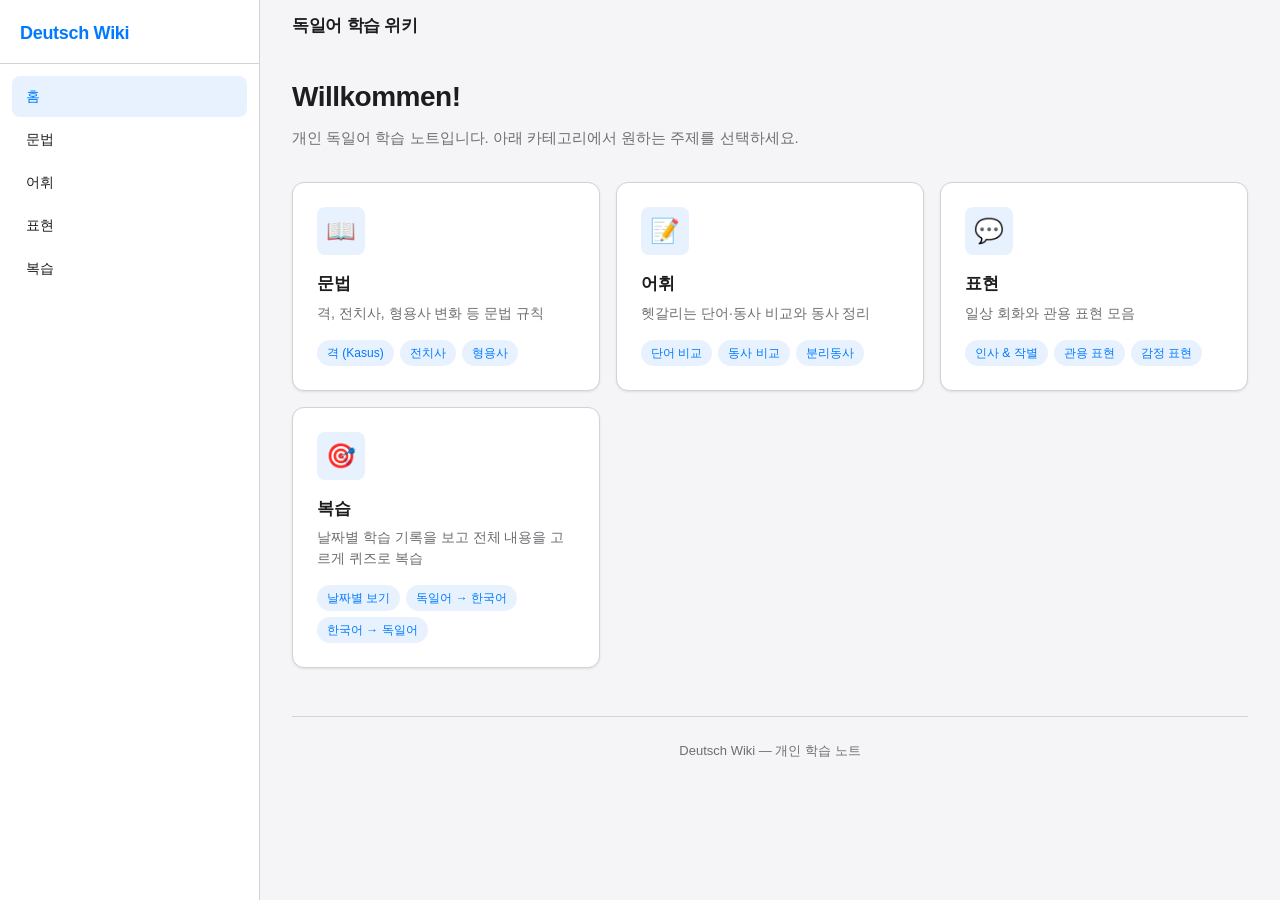
<file: index.html>
<!DOCTYPE html>
<html lang="ko">
<head>
  <meta charset="UTF-8">
  <meta name="viewport" content="width=device-width, initial-scale=1.0">
  <title>독일어 학습 위키</title>
  <link rel="stylesheet" href="style.css">
</head>
<body>
  <div class="overlay" id="overlay"></div>

  <aside class="sidebar" id="sidebar">
    <div class="sidebar-header">
      <a href="index.html" class="logo">Deutsch Wiki</a>
      <button class="sidebar-close" id="sidebarClose" aria-label="메뉴 닫기">
        <svg width="20" height="20" viewBox="0 0 20 20" fill="none">
          <path d="M5 5l10 10M15 5L5 15" stroke="currentColor" stroke-width="1.5" stroke-linecap="round"/>
        </svg>
      </button>
    </div>
    <nav class="sidebar-nav">
      <a href="index.html" class="nav-link">홈</a>
      <a href="pages/grammar.html" class="nav-link">문법</a>
      <a href="pages/vocab.html" class="nav-link">어휘</a>
      <a href="pages/expressions.html" class="nav-link">표현</a>
      <a href="pages/review.html" class="nav-link">복습</a>
    </nav>
  </aside>

  <main class="main main--home">
    <header class="topbar">
      <button class="menu-btn" id="menuBtn" aria-label="메뉴 열기">
        <svg width="20" height="20" viewBox="0 0 20 20" fill="none">
          <path d="M3 5h14M3 10h14M3 15h14" stroke="currentColor" stroke-width="1.5" stroke-linecap="round"/>
        </svg>
      </button>
      <h2 class="page-title">독일어 학습 위키</h2>
    </header>

    <section class="home-hero">
      <h3 class="home-title">Willkommen!</h3>
      <p class="home-desc">개인 독일어 학습 노트입니다. 아래 카테고리에서 원하는 주제를 선택하세요.</p>
    </section>

    <nav class="home-grid">
      <a href="pages/grammar.html" class="home-card">
        <span class="home-card-icon">📖</span>
        <h4 class="home-card-title">문법</h4>
        <p class="home-card-desc">격, 전치사, 형용사 변화 등 문법 규칙</p>
        <ul class="home-card-topics">
          <li>격 (Kasus)</li>
          <li>전치사</li>
          <li>형용사</li>
        </ul>
      </a>

      <a href="pages/vocab.html" class="home-card">
        <span class="home-card-icon">📝</span>
        <h4 class="home-card-title">어휘</h4>
        <p class="home-card-desc">헷갈리는 단어·동사 비교와 동사 정리</p>
        <ul class="home-card-topics">
          <li>단어 비교</li>
          <li>동사 비교</li>
          <li>분리동사</li>
        </ul>
      </a>

      <a href="pages/expressions.html" class="home-card">
        <span class="home-card-icon">💬</span>
        <h4 class="home-card-title">표현</h4>
        <p class="home-card-desc">일상 회화와 관용 표현 모음</p>
        <ul class="home-card-topics">
          <li>인사 &amp; 작별</li>
          <li>관용 표현</li>
          <li>감정 표현</li>
        </ul>
      </a>

      <a href="pages/review.html" class="home-card">
        <span class="home-card-icon">🎯</span>
        <h4 class="home-card-title">복습</h4>
        <p class="home-card-desc">날짜별 학습 기록을 보고 전체 내용을 고르게 퀴즈로 복습</p>
        <ul class="home-card-topics">
          <li>날짜별 보기</li>
          <li>독일어 → 한국어</li>
          <li>한국어 → 독일어</li>
        </ul>
      </a>
    </nav>

    <footer class="footer">
      <p>Deutsch Wiki — 개인 학습 노트</p>
    </footer>
  </main>

  <script src="script.js"></script>
</body>
</html>
</file>
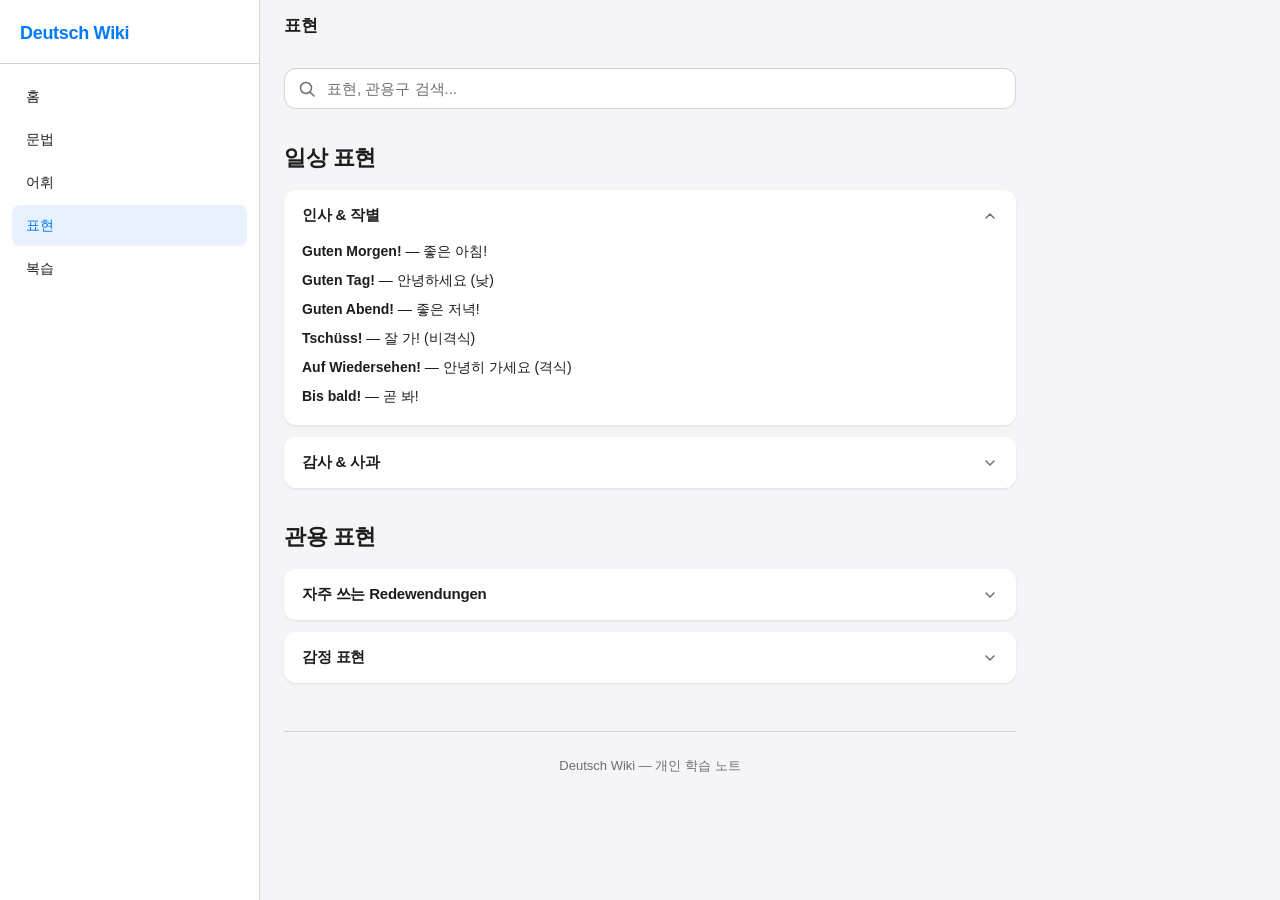
<file: pages/expressions.html>
<!DOCTYPE html>
<html lang="ko">
<head>
  <meta charset="UTF-8">
  <meta name="viewport" content="width=device-width, initial-scale=1.0">
  <title>표현 — Deutsch Wiki</title>
  <link rel="stylesheet" href="../style.css">
</head>
<body>
  <div class="overlay" id="overlay"></div>

  <aside class="sidebar" id="sidebar">
    <div class="sidebar-header">
      <a href="../index.html" class="logo">Deutsch Wiki</a>
      <button class="sidebar-close" id="sidebarClose" aria-label="메뉴 닫기">
        <svg width="20" height="20" viewBox="0 0 20 20" fill="none">
          <path d="M5 5l10 10M15 5L5 15" stroke="currentColor" stroke-width="1.5" stroke-linecap="round"/>
        </svg>
      </button>
    </div>
    <nav class="sidebar-nav">
      <a href="../index.html" class="nav-link">홈</a>
      <a href="grammar.html" class="nav-link">문법</a>
      <a href="vocab.html" class="nav-link">어휘</a>
      <a href="expressions.html" class="nav-link">표현</a>
      <a href="review.html" class="nav-link">복습</a>
    </nav>
  </aside>

  <main class="main">
    <header class="topbar">
      <button class="menu-btn" id="menuBtn" aria-label="메뉴 열기">
        <svg width="20" height="20" viewBox="0 0 20 20" fill="none">
          <path d="M3 5h14M3 10h14M3 15h14" stroke="currentColor" stroke-width="1.5" stroke-linecap="round"/>
        </svg>
      </button>
      <h2 class="page-title">표현</h2>
    </header>

    <div class="search-bar">
      <svg class="search-icon" width="18" height="18" viewBox="0 0 18 18" fill="none">
        <circle cx="8" cy="8" r="5.5" stroke="currentColor" stroke-width="1.5"/>
        <path d="M12.5 12.5L16 16" stroke="currentColor" stroke-width="1.5" stroke-linecap="round"/>
      </svg>
      <input type="search" id="searchInput" placeholder="표현, 관용구 검색..." autocomplete="off">
      <button class="search-clear" id="searchClear" aria-label="검색 지우기" hidden>
        <svg width="16" height="16" viewBox="0 0 16 16" fill="none">
          <circle cx="8" cy="8" r="7" fill="currentColor" opacity="0.15"/>
          <path d="M6 6l4 4M10 6l-4 4" stroke="currentColor" stroke-width="1.2" stroke-linecap="round"/>
        </svg>
      </button>
    </div>

    <p class="search-result" id="searchResult" hidden></p>

    <section class="section" id="alltag">
      <h3 class="section-title">일상 표현</h3>

      <article class="card" data-searchable>
        <button class="card-header" aria-expanded="true">
          <span class="card-title">인사 &amp; 작별</span>
          <svg class="chevron" width="16" height="16" viewBox="0 0 16 16" fill="none">
            <path d="M4 6l4 4 4-4" stroke="currentColor" stroke-width="1.5" stroke-linecap="round" stroke-linejoin="round"/>
          </svg>
        </button>
        <div class="card-body">
          <ul class="verb-list">
            <li><strong>Guten Morgen!</strong> — 좋은 아침!</li>
            <li><strong>Guten Tag!</strong> — 안녕하세요 (낮)</li>
            <li><strong>Guten Abend!</strong> — 좋은 저녁!</li>
            <li><strong>Tschüss!</strong> — 잘 가! (비격식)</li>
            <li><strong>Auf Wiedersehen!</strong> — 안녕히 가세요 (격식)</li>
            <li><strong>Bis bald!</strong> — 곧 봐!</li>
          </ul>
        </div>
      </article>

      <article class="card" data-searchable>
        <button class="card-header" aria-expanded="false">
          <span class="card-title">감사 &amp; 사과</span>
          <svg class="chevron" width="16" height="16" viewBox="0 0 16 16" fill="none">
            <path d="M4 6l4 4 4-4" stroke="currentColor" stroke-width="1.5" stroke-linecap="round" stroke-linejoin="round"/>
          </svg>
        </button>
        <div class="card-body" hidden>
          <ul class="verb-list">
            <li><strong>Danke!</strong> / <strong>Vielen Dank!</strong> — 감사합니다</li>
            <li><strong>Bitte!</strong> — 천만에요 / 부탁합니다</li>
            <li><strong>Entschuldigung!</strong> — 실례합니다 / 죄송합니다</li>
            <li><strong>Es tut mir leid.</strong> — 정말 죄송합니다</li>
            <li><strong>Kein Problem!</strong> — 문제없어요</li>
          </ul>
        </div>
      </article>
    </section>

    <section class="section" id="redewendungen">
      <h3 class="section-title">관용 표현</h3>

      <article class="card" data-searchable>
        <button class="card-header" aria-expanded="false">
          <span class="card-title">자주 쓰는 Redewendungen</span>
          <svg class="chevron" width="16" height="16" viewBox="0 0 16 16" fill="none">
            <path d="M4 6l4 4 4-4" stroke="currentColor" stroke-width="1.5" stroke-linecap="round" stroke-linejoin="round"/>
          </svg>
        </button>
        <div class="card-body" hidden>
          <ul class="verb-list">
            <li><strong>Alles klar!</strong> — 알겠어! / 문제없어!
              <em>Alles klar, wir treffen uns um 8.</em>
            </li>
            <li><strong>Stimmt's?</strong> — 그렇지? / 맞지?
              <em>Es ist kalt heute, stimmt's?</em>
            </li>
            <li><strong>Mal sehen.</strong> — 어디 보자 / 글쎄
              <em>Mal sehen, ob er kommt.</em>
            </li>
            <li><strong>Na und?</strong> — 그래서? / 어쩌라고?
              <em>Er ist spät. — Na und?</em>
            </li>
            <li><strong>Da bin ich mir nicht sicher.</strong> — 잘 모르겠어
              <em>Da bin ich mir nicht sicher.</em>
            </li>
          </ul>
        </div>
      </article>

      <article class="card" data-searchable>
        <button class="card-header" aria-expanded="false">
          <span class="card-title">감정 표현</span>
          <svg class="chevron" width="16" height="16" viewBox="0 0 16 16" fill="none">
            <path d="M4 6l4 4 4-4" stroke="currentColor" stroke-width="1.5" stroke-linecap="round" stroke-linejoin="round"/>
          </svg>
        </button>
        <div class="card-body" hidden>
          <ul class="verb-list">
            <li><strong>Das freut mich!</strong> — 기뻐요!</li>
            <li><strong>Das ärgert mich.</strong> — 짜증 나요</li>
            <li><strong>Ich habe Angst.</strong> — 무서워요</li>
            <li><strong>Mir ist kalt/warm.</strong> — 춥/더워요 (<span class="tag tag-dat">Dativ</span>)</li>
            <li><strong>Mir ist langweilig.</strong> — 심심해요 (<span class="tag tag-dat">Dativ</span>)</li>
          </ul>
        </div>
      </article>
    </section>

    <footer class="footer">
      <p>Deutsch Wiki — 개인 학습 노트</p>
    </footer>
  </main>

  <script src="../script.js"></script>
</body>
</html>
</file>
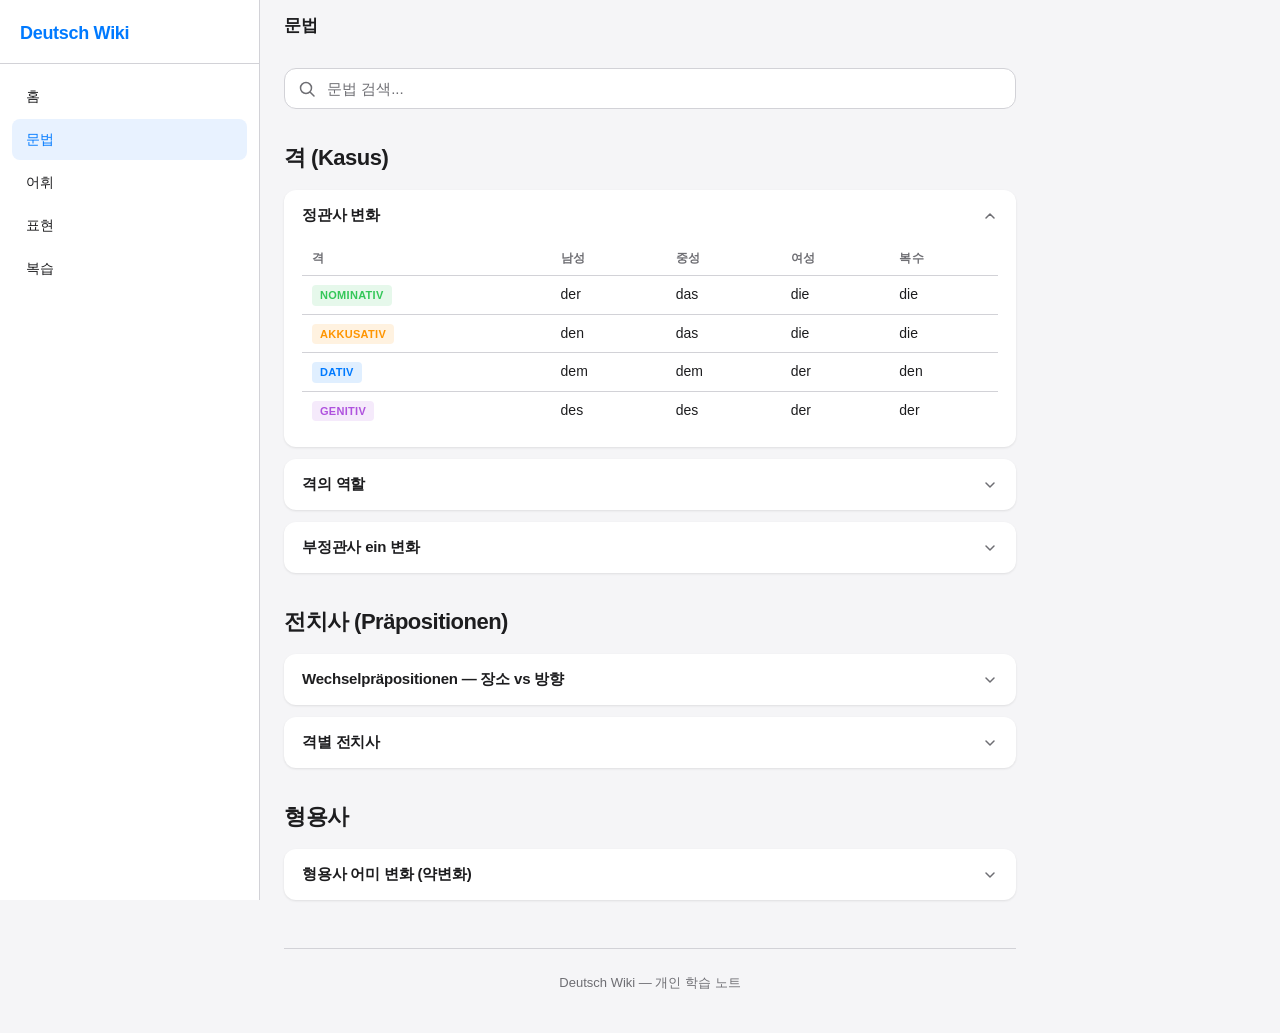
<file: pages/grammar.html>
<!DOCTYPE html>
<html lang="ko">
<head>
  <meta charset="UTF-8">
  <meta name="viewport" content="width=device-width, initial-scale=1.0">
  <title>문법 — Deutsch Wiki</title>
  <link rel="stylesheet" href="../style.css">
</head>
<body>
  <div class="overlay" id="overlay"></div>

  <aside class="sidebar" id="sidebar">
    <div class="sidebar-header">
      <a href="../index.html" class="logo">Deutsch Wiki</a>
      <button class="sidebar-close" id="sidebarClose" aria-label="메뉴 닫기">
        <svg width="20" height="20" viewBox="0 0 20 20" fill="none">
          <path d="M5 5l10 10M15 5L5 15" stroke="currentColor" stroke-width="1.5" stroke-linecap="round"/>
        </svg>
      </button>
    </div>
    <nav class="sidebar-nav">
      <a href="../index.html" class="nav-link">홈</a>
      <a href="grammar.html" class="nav-link">문법</a>
      <a href="vocab.html" class="nav-link">어휘</a>
      <a href="expressions.html" class="nav-link">표현</a>
      <a href="review.html" class="nav-link">복습</a>
    </nav>
  </aside>

  <main class="main">
    <header class="topbar">
      <button class="menu-btn" id="menuBtn" aria-label="메뉴 열기">
        <svg width="20" height="20" viewBox="0 0 20 20" fill="none">
          <path d="M3 5h14M3 10h14M3 15h14" stroke="currentColor" stroke-width="1.5" stroke-linecap="round"/>
        </svg>
      </button>
      <h2 class="page-title">문법</h2>
    </header>

    <div class="search-bar">
      <svg class="search-icon" width="18" height="18" viewBox="0 0 18 18" fill="none">
        <circle cx="8" cy="8" r="5.5" stroke="currentColor" stroke-width="1.5"/>
        <path d="M12.5 12.5L16 16" stroke="currentColor" stroke-width="1.5" stroke-linecap="round"/>
      </svg>
      <input type="search" id="searchInput" placeholder="문법 검색..." autocomplete="off">
      <button class="search-clear" id="searchClear" aria-label="검색 지우기" hidden>
        <svg width="16" height="16" viewBox="0 0 16 16" fill="none">
          <circle cx="8" cy="8" r="7" fill="currentColor" opacity="0.15"/>
          <path d="M6 6l4 4M10 6l-4 4" stroke="currentColor" stroke-width="1.2" stroke-linecap="round"/>
        </svg>
      </button>
    </div>

    <p class="search-result" id="searchResult" hidden></p>

    <section class="section" id="artikel">
      <h3 class="section-title">격 (Kasus)</h3>

      <article class="card" data-searchable>
        <button class="card-header" aria-expanded="true">
          <span class="card-title">정관사 변화</span>
          <svg class="chevron" width="16" height="16" viewBox="0 0 16 16" fill="none">
            <path d="M4 6l4 4 4-4" stroke="currentColor" stroke-width="1.5" stroke-linecap="round" stroke-linejoin="round"/>
          </svg>
        </button>
        <div class="card-body">
          <table class="grammar-table">
            <thead>
              <tr>
                <th>격</th>
                <th>남성</th>
                <th>중성</th>
                <th>여성</th>
                <th>복수</th>
              </tr>
            </thead>
            <tbody>
              <tr>
                <td><span class="tag tag-nom">Nominativ</span></td>
                <td>der</td><td>das</td><td>die</td><td>die</td>
              </tr>
              <tr>
                <td><span class="tag tag-akk">Akkusativ</span></td>
                <td>den</td><td>das</td><td>die</td><td>die</td>
              </tr>
              <tr>
                <td><span class="tag tag-dat">Dativ</span></td>
                <td>dem</td><td>dem</td><td>der</td><td>den</td>
              </tr>
              <tr>
                <td><span class="tag tag-gen">Genitiv</span></td>
                <td>des</td><td>des</td><td>der</td><td>der</td>
              </tr>
            </tbody>
          </table>
        </div>
      </article>

      <article class="card" data-searchable>
        <button class="card-header" aria-expanded="false">
          <span class="card-title">격의 역할</span>
          <svg class="chevron" width="16" height="16" viewBox="0 0 16 16" fill="none">
            <path d="M4 6l4 4 4-4" stroke="currentColor" stroke-width="1.5" stroke-linecap="round" stroke-linejoin="round"/>
          </svg>
        </button>
        <div class="card-body" hidden>
          <ul class="case-list">
            <li>
              <span class="tag tag-nom">Nominativ</span>
              <span>주격 — 문장의 주어</span>
              <em class="example">Der Mann liest.</em>
            </li>
            <li>
              <span class="tag tag-akk">Akkusativ</span>
              <span>목적격 — 직접목적어 (누구/무엇을)</span>
              <em class="example">Ich sehe den Mann.</em>
            </li>
            <li>
              <span class="tag tag-dat">Dativ</span>
              <span>여격 — 간접목적어 (누구에게)</span>
              <em class="example">Ich gebe dem Mann ein Buch.</em>
            </li>
            <li>
              <span class="tag tag-gen">Genitiv</span>
              <span>소유격 — 소유 관계 (~의)</span>
              <em class="example">Das Auto des Mannes.</em>
            </li>
          </ul>
        </div>
      </article>

      <article class="card" data-searchable>
        <button class="card-header" aria-expanded="false">
          <span class="card-title">부정관사 ein 변화</span>
          <svg class="chevron" width="16" height="16" viewBox="0 0 16 16" fill="none">
            <path d="M4 6l4 4 4-4" stroke="currentColor" stroke-width="1.5" stroke-linecap="round" stroke-linejoin="round"/>
          </svg>
        </button>
        <div class="card-body" hidden>
          <table class="grammar-table">
            <thead>
              <tr>
                <th>격</th>
                <th>남성</th>
                <th>중성</th>
                <th>여성</th>
                <th>복수</th>
              </tr>
            </thead>
            <tbody>
              <tr>
                <td><span class="tag tag-nom">Nominativ</span></td>
                <td>ein</td><td>ein</td><td>eine</td><td>—</td>
              </tr>
              <tr>
                <td><span class="tag tag-akk">Akkusativ</span></td>
                <td>einen</td><td>ein</td><td>eine</td><td>—</td>
              </tr>
              <tr>
                <td><span class="tag tag-dat">Dativ</span></td>
                <td>einem</td><td>einem</td><td>einer</td><td>—</td>
              </tr>
              <tr>
                <td><span class="tag tag-gen">Genitiv</span></td>
                <td>eines</td><td>eines</td><td>einer</td><td>—</td>
              </tr>
            </tbody>
          </table>
        </div>
      </article>
    </section>

    <section class="section" id="praepositionen">
      <h3 class="section-title">전치사 (Präpositionen)</h3>

      <article class="card" data-searchable>
        <button class="card-header" aria-expanded="false">
          <span class="card-title">Wechselpräpositionen — 장소 vs 방향</span>
          <svg class="chevron" width="16" height="16" viewBox="0 0 16 16" fill="none">
            <path d="M4 6l4 4 4-4" stroke="currentColor" stroke-width="1.5" stroke-linecap="round" stroke-linejoin="round"/>
          </svg>
        </button>
        <div class="card-body" hidden>
          <p class="card-desc">in, an, auf, über, unter, vor, hinter, neben, zwischen</p>
          <div class="compare-grid">
            <div class="compare-item">
              <span class="tag tag-dat">Dativ</span>
              <strong>장소 (Wo?)</strong>
              <em class="example">Ich bin in der Schule.</em>
            </div>
            <div class="compare-item">
              <span class="tag tag-akk">Akkusativ</span>
              <strong>방향 (Wohin?)</strong>
              <em class="example">Ich gehe in die Schule.</em>
            </div>
          </div>
        </div>
      </article>

      <article class="card" data-searchable>
        <button class="card-header" aria-expanded="false">
          <span class="card-title">격별 전치사</span>
          <svg class="chevron" width="16" height="16" viewBox="0 0 16 16" fill="none">
            <path d="M4 6l4 4 4-4" stroke="currentColor" stroke-width="1.5" stroke-linecap="round" stroke-linejoin="round"/>
          </svg>
        </button>
        <div class="card-body" hidden>
          <ul class="case-list">
            <li>
              <span class="tag tag-akk">Akkusativ</span>
              <span>durch, für, gegen, ohne, um</span>
              <em class="example">Ich kaufe ein Geschenk für dich.</em>
            </li>
            <li>
              <span class="tag tag-dat">Dativ</span>
              <span>aus, bei, mit, nach, von, zu, seit</span>
              <em class="example">Ich fahre mit dem Bus.</em>
            </li>
            <li>
              <span class="tag tag-gen">Genitiv</span>
              <span>während, trotz, wegen, innerhalb, außerhalb</span>
              <em class="example">Wegen des Regens bleiben wir zu Hause.</em>
            </li>
          </ul>
        </div>
      </article>
    </section>

    <section class="section" id="adjektive">
      <h3 class="section-title">형용사</h3>

      <article class="card" data-searchable>
        <button class="card-header" aria-expanded="false">
          <span class="card-title">형용사 어미 변화 (약변화)</span>
          <svg class="chevron" width="16" height="16" viewBox="0 0 16 16" fill="none">
            <path d="M4 6l4 4 4-4" stroke="currentColor" stroke-width="1.5" stroke-linecap="round" stroke-linejoin="round"/>
          </svg>
        </button>
        <div class="card-body" hidden>
          <p class="card-desc">정관사 뒤 형용사 — 격에 따라 어미만 변화</p>
          <table class="grammar-table">
            <thead>
              <tr>
                <th>격</th>
                <th>남성</th>
                <th>중성</th>
                <th>여성</th>
                <th>복수</th>
              </tr>
            </thead>
            <tbody>
              <tr>
                <td><span class="tag tag-nom">Nominativ</span></td>
                <td>-e</td><td>-e</td><td>-e</td><td>-en</td>
              </tr>
              <tr>
                <td><span class="tag tag-akk">Akkusativ</span></td>
                <td>-en</td><td>-e</td><td>-e</td><td>-en</td>
              </tr>
              <tr>
                <td><span class="tag tag-dat">Dativ</span></td>
                <td>-en</td><td>-en</td><td>-en</td><td>-en</td>
              </tr>
              <tr>
                <td><span class="tag tag-gen">Genitiv</span></td>
                <td>-en</td><td>-en</td><td>-en</td><td>-en</td>
              </tr>
            </tbody>
          </table>
          <em class="example">der groß<strong>e</strong> Mann → den groß<strong>en</strong> Mann</em>
        </div>
      </article>
    </section>

    <footer class="footer">
      <p>Deutsch Wiki — 개인 학습 노트</p>
    </footer>
  </main>

  <script src="../script.js"></script>
</body>
</html>
</file>
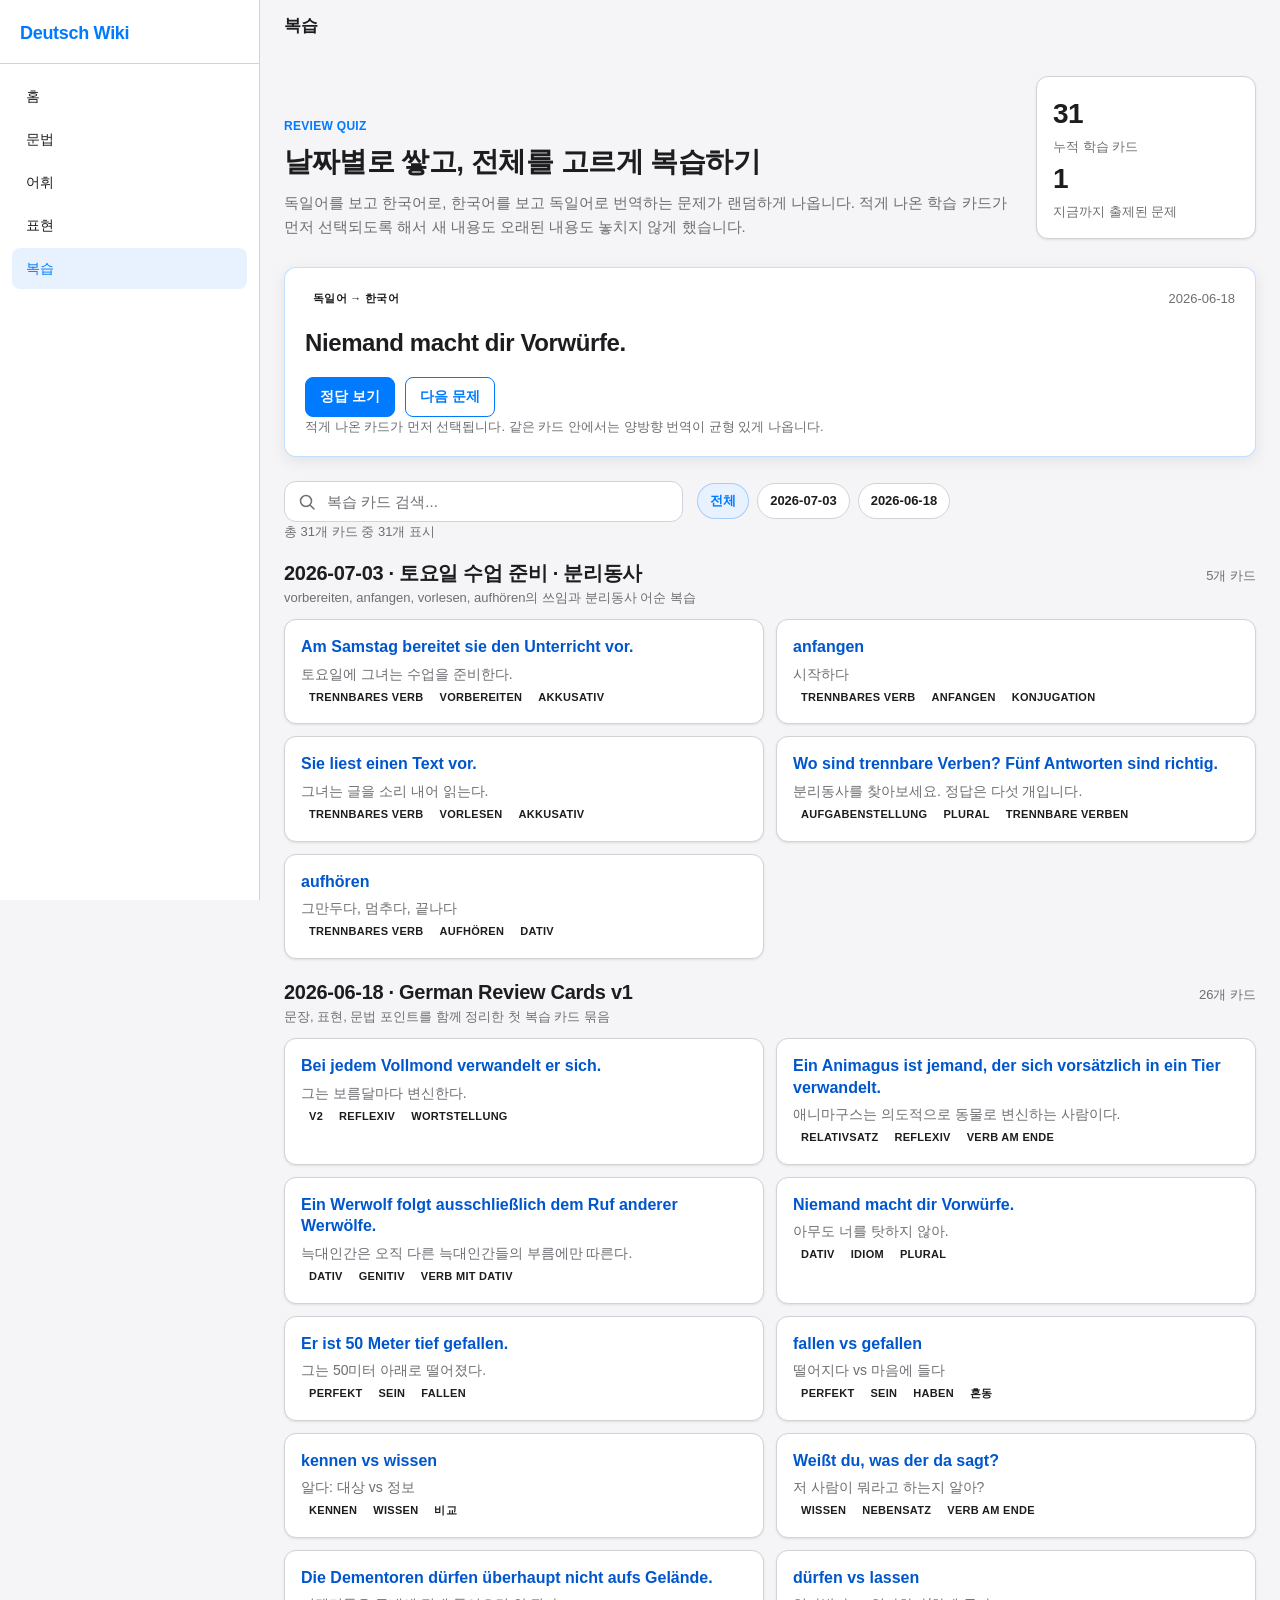
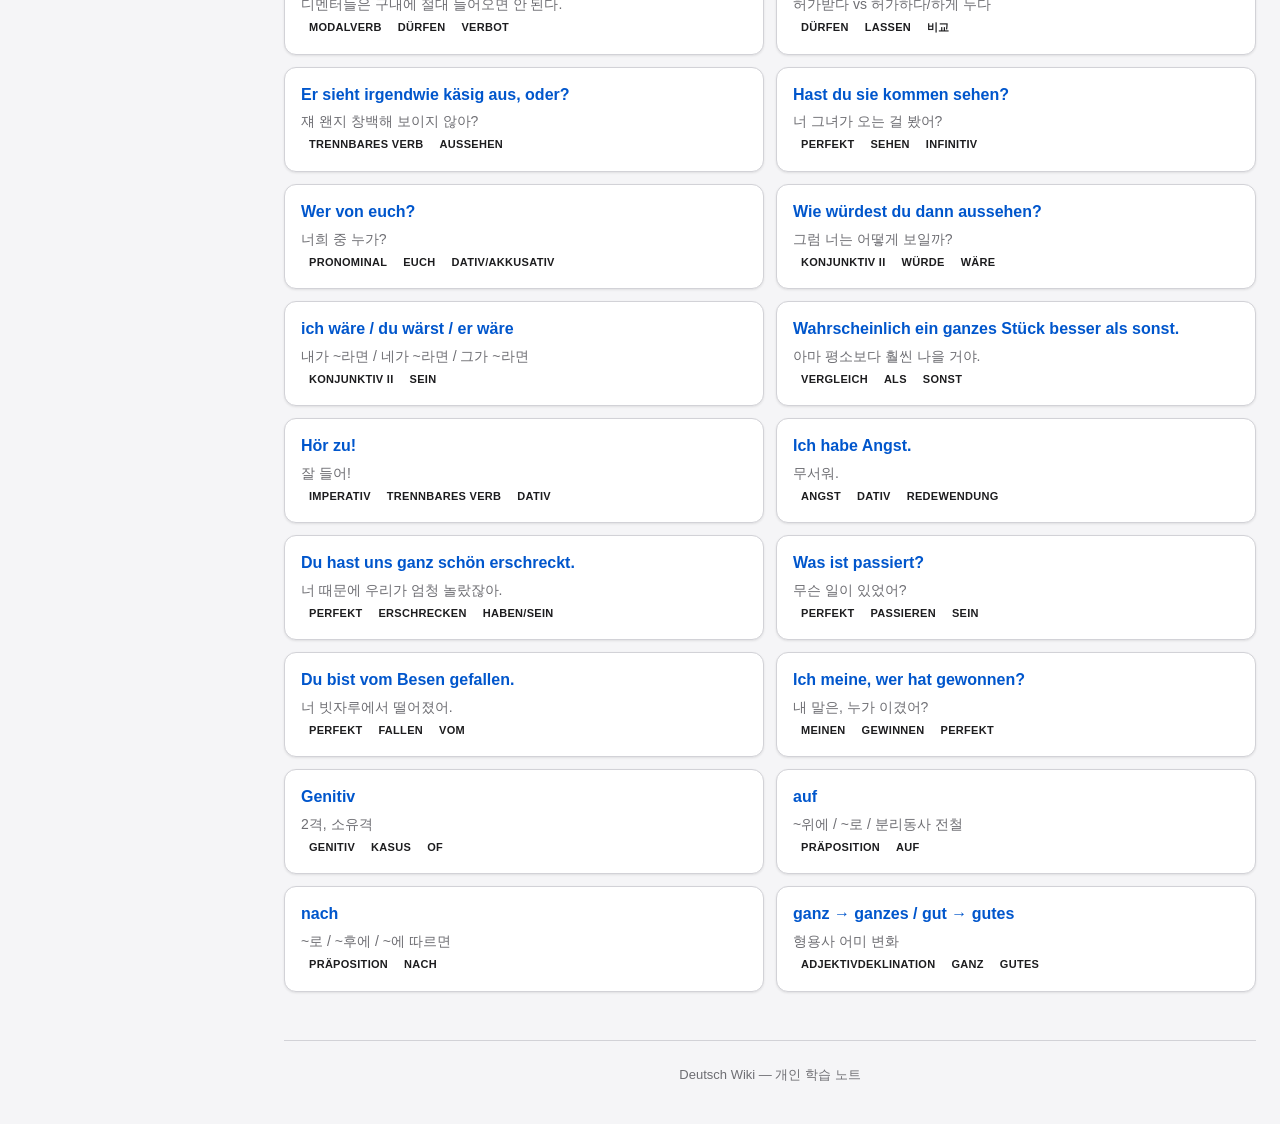
<file: pages/review.html>
<!DOCTYPE html>
<html lang="ko">
<head>
  <meta charset="UTF-8">
  <meta name="viewport" content="width=device-width, initial-scale=1.0">
  <title>복습 — Deutsch Wiki</title>
  <link rel="stylesheet" href="../style.css">
</head>
<body>
  <div class="overlay" id="overlay"></div>

  <aside class="sidebar" id="sidebar">
    <div class="sidebar-header">
      <a href="../index.html" class="logo">Deutsch Wiki</a>
      <button class="sidebar-close" id="sidebarClose" aria-label="메뉴 닫기">
        <svg width="20" height="20" viewBox="0 0 20 20" fill="none">
          <path d="M5 5l10 10M15 5L5 15" stroke="currentColor" stroke-width="1.5" stroke-linecap="round"/>
        </svg>
      </button>
    </div>
    <nav class="sidebar-nav">
      <a href="../index.html" class="nav-link">홈</a>
      <a href="grammar.html" class="nav-link">문법</a>
      <a href="vocab.html" class="nav-link">어휘</a>
      <a href="expressions.html" class="nav-link">표현</a>
      <a href="review.html" class="nav-link">복습</a>
    </nav>
  </aside>

  <main class="main main--review">
    <header class="topbar">
      <button class="menu-btn" id="menuBtn" aria-label="메뉴 열기">
        <svg width="20" height="20" viewBox="0 0 20 20" fill="none">
          <path d="M3 5h14M3 10h14M3 15h14" stroke="currentColor" stroke-width="1.5" stroke-linecap="round"/>
        </svg>
      </button>
      <h2 class="page-title">복습</h2>
    </header>

    <section class="review-hero">
      <div>
        <p class="review-eyebrow">Review Quiz</p>
        <h3 class="home-title">날짜별로 쌓고, 전체를 고르게 복습하기</h3>
        <p class="home-desc">독일어를 보고 한국어로, 한국어를 보고 독일어로 번역하는 문제가 랜덤하게 나옵니다. 적게 나온 학습 카드가 먼저 선택되도록 해서 새 내용도 오래된 내용도 놓치지 않게 했습니다.</p>
      </div>
      <div class="review-stats" id="reviewStats"></div>
    </section>

    <section class="quiz-panel" id="quizPanel">
      <div class="quiz-topline">
        <span class="tag" id="quizDirection">Quiz</span>
        <span class="quiz-date" id="quizDate"></span>
      </div>
      <p class="quiz-prompt" id="quizPrompt">복습 데이터를 불러오는 중입니다.</p>
      <div class="quiz-answer" id="quizAnswer" hidden></div>
      <div class="quiz-actions">
        <button class="primary-btn" id="showAnswerBtn" type="button">정답 보기</button>
        <button class="secondary-btn" id="nextQuizBtn" type="button">다음 문제</button>
      </div>
      <p class="quiz-help" id="quizHelp"></p>
    </section>

    <section class="review-tools">
      <div class="search-bar review-search">
        <svg class="search-icon" width="18" height="18" viewBox="0 0 18 18" fill="none">
          <circle cx="8" cy="8" r="5.5" stroke="currentColor" stroke-width="1.5"/>
          <path d="M12.5 12.5L16 16" stroke="currentColor" stroke-width="1.5" stroke-linecap="round"/>
        </svg>
        <input type="search" id="reviewSearch" placeholder="복습 카드 검색..." autocomplete="off">
      </div>
      <div class="date-tabs" id="dateTabs"></div>
    </section>

    <p class="search-result" id="reviewResult"></p>
    <section class="review-list" id="reviewList"></section>

    <footer class="footer">
      <p>Deutsch Wiki — 개인 학습 노트</p>
    </footer>
  </main>

  <script src="../data/review-data.js"></script>
  <script src="../script.js"></script>
</body>
</html>
</file>
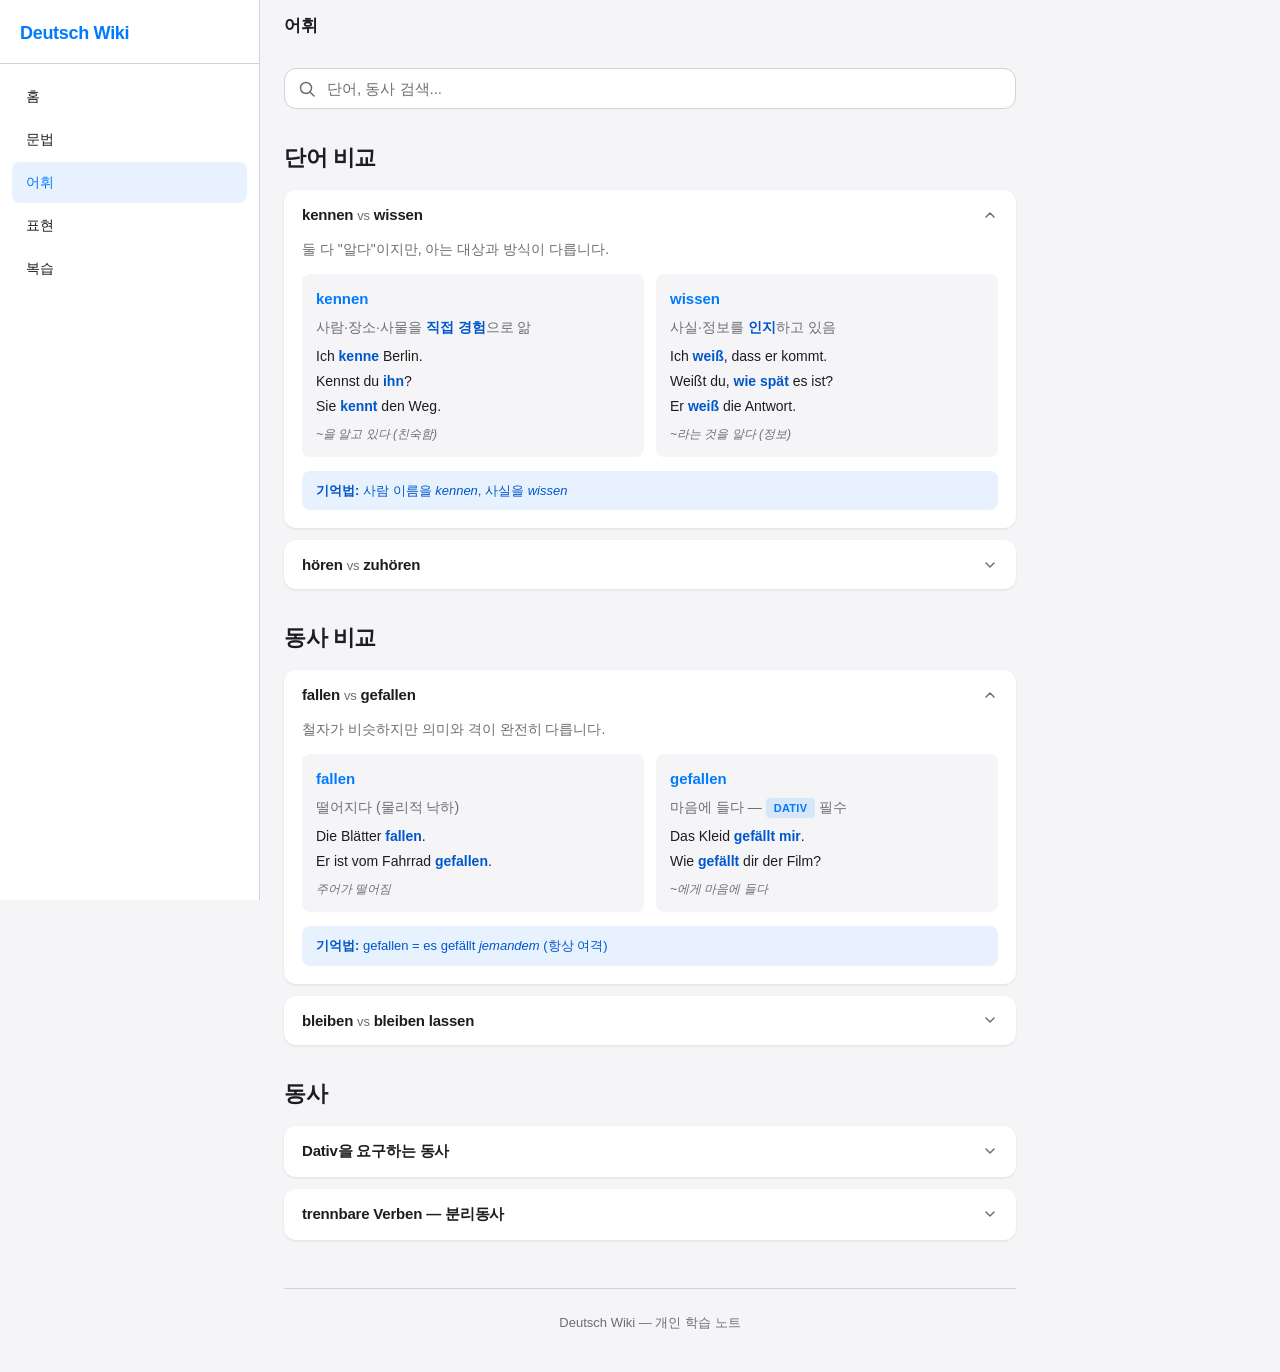
<file: pages/vocab.html>
<!DOCTYPE html>
<html lang="ko">
<head>
  <meta charset="UTF-8">
  <meta name="viewport" content="width=device-width, initial-scale=1.0">
  <title>어휘 — Deutsch Wiki</title>
  <link rel="stylesheet" href="../style.css">
</head>
<body>
  <div class="overlay" id="overlay"></div>

  <aside class="sidebar" id="sidebar">
    <div class="sidebar-header">
      <a href="../index.html" class="logo">Deutsch Wiki</a>
      <button class="sidebar-close" id="sidebarClose" aria-label="메뉴 닫기">
        <svg width="20" height="20" viewBox="0 0 20 20" fill="none">
          <path d="M5 5l10 10M15 5L5 15" stroke="currentColor" stroke-width="1.5" stroke-linecap="round"/>
        </svg>
      </button>
    </div>
    <nav class="sidebar-nav">
      <a href="../index.html" class="nav-link">홈</a>
      <a href="grammar.html" class="nav-link">문법</a>
      <a href="vocab.html" class="nav-link">어휘</a>
      <a href="expressions.html" class="nav-link">표현</a>
      <a href="review.html" class="nav-link">복습</a>
    </nav>
  </aside>

  <main class="main">
    <header class="topbar">
      <button class="menu-btn" id="menuBtn" aria-label="메뉴 열기">
        <svg width="20" height="20" viewBox="0 0 20 20" fill="none">
          <path d="M3 5h14M3 10h14M3 15h14" stroke="currentColor" stroke-width="1.5" stroke-linecap="round"/>
        </svg>
      </button>
      <h2 class="page-title">어휘</h2>
    </header>

    <div class="search-bar">
      <svg class="search-icon" width="18" height="18" viewBox="0 0 18 18" fill="none">
        <circle cx="8" cy="8" r="5.5" stroke="currentColor" stroke-width="1.5"/>
        <path d="M12.5 12.5L16 16" stroke="currentColor" stroke-width="1.5" stroke-linecap="round"/>
      </svg>
      <input type="search" id="searchInput" placeholder="단어, 동사 검색..." autocomplete="off">
      <button class="search-clear" id="searchClear" aria-label="검색 지우기" hidden>
        <svg width="16" height="16" viewBox="0 0 16 16" fill="none">
          <circle cx="8" cy="8" r="7" fill="currentColor" opacity="0.15"/>
          <path d="M6 6l4 4M10 6l-4 4" stroke="currentColor" stroke-width="1.2" stroke-linecap="round"/>
        </svg>
      </button>
    </div>

    <p class="search-result" id="searchResult" hidden></p>

    <section class="section" id="vergleich-woerter">
      <h3 class="section-title">단어 비교</h3>

      <article class="card card-compare" data-searchable>
        <button class="card-header" aria-expanded="true">
          <span class="card-title">kennen <span class="vs">vs</span> wissen</span>
          <svg class="chevron" width="16" height="16" viewBox="0 0 16 16" fill="none">
            <path d="M4 6l4 4 4-4" stroke="currentColor" stroke-width="1.5" stroke-linecap="round" stroke-linejoin="round"/>
          </svg>
        </button>
        <div class="card-body">
          <p class="card-desc">둘 다 "알다"이지만, 아는 대상과 방식이 다릅니다.</p>
          <div class="compare-grid">
            <div class="compare-item compare-left">
              <h4>kennen</h4>
              <p>사람·장소·사물을 <strong>직접 경험</strong>으로 앎</p>
              <ul>
                <li>Ich <strong>kenne</strong> Berlin.</li>
                <li>Kennst du <strong>ihn</strong>?</li>
                <li>Sie <strong>kennt</strong> den Weg.</li>
              </ul>
              <span class="hint">~을 알고 있다 (친숙함)</span>
            </div>
            <div class="compare-item compare-right">
              <h4>wissen</h4>
              <p>사실·정보를 <strong>인지</strong>하고 있음</p>
              <ul>
                <li>Ich <strong>weiß</strong>, dass er kommt.</li>
                <li>Weißt du, <strong>wie spät</strong> es ist?</li>
                <li>Er <strong>weiß</strong> die Antwort.</li>
              </ul>
              <span class="hint">~라는 것을 알다 (정보)</span>
            </div>
          </div>
          <div class="tip">
            <strong>기억법:</strong> 사람 이름을 <em>kennen</em>, 사실을 <em>wissen</em>
          </div>
        </div>
      </article>

      <article class="card card-compare" data-searchable>
        <button class="card-header" aria-expanded="false">
          <span class="card-title">hören <span class="vs">vs</span> zuhören</span>
          <svg class="chevron" width="16" height="16" viewBox="0 0 16 16" fill="none">
            <path d="M4 6l4 4 4-4" stroke="currentColor" stroke-width="1.5" stroke-linecap="round" stroke-linejoin="round"/>
          </svg>
        </button>
        <div class="card-body" hidden>
          <div class="compare-grid">
            <div class="compare-item compare-left">
              <h4>hören</h4>
              <p>소리가 들림 (수동적)</p>
              <em class="example">Ich höre Musik.</em>
            </div>
            <div class="compare-item compare-right">
              <h4>zuhören</h4>
              <p>집중해서 듣기 (능동적) + <span class="tag tag-dat">Dativ</span></p>
              <em class="example">Hör mir zu!</em>
            </div>
          </div>
        </div>
      </article>
    </section>

    <section class="section" id="vergleich-verben">
      <h3 class="section-title">동사 비교</h3>

      <article class="card card-compare" data-searchable>
        <button class="card-header" aria-expanded="true">
          <span class="card-title">fallen <span class="vs">vs</span> gefallen</span>
          <svg class="chevron" width="16" height="16" viewBox="0 0 16 16" fill="none">
            <path d="M4 6l4 4 4-4" stroke="currentColor" stroke-width="1.5" stroke-linecap="round" stroke-linejoin="round"/>
          </svg>
        </button>
        <div class="card-body">
          <p class="card-desc">철자가 비슷하지만 의미와 격이 완전히 다릅니다.</p>
          <div class="compare-grid">
            <div class="compare-item compare-left">
              <h4>fallen</h4>
              <p>떨어지다 (물리적 낙하)</p>
              <ul>
                <li>Die Blätter <strong>fallen</strong>.</li>
                <li>Er ist vom Fahrrad <strong>gefallen</strong>.</li>
              </ul>
              <span class="hint">주어가 떨어짐</span>
            </div>
            <div class="compare-item compare-right">
              <h4>gefallen</h4>
              <p>마음에 들다 — <span class="tag tag-dat">Dativ</span> 필수</p>
              <ul>
                <li>Das Kleid <strong>gefällt mir</strong>.</li>
                <li>Wie <strong>gefällt</strong> dir der Film?</li>
              </ul>
              <span class="hint">~에게 마음에 들다</span>
            </div>
          </div>
          <div class="tip">
            <strong>기억법:</strong> gefallen = es gefällt <em>jemandem</em> (항상 여격)
          </div>
        </div>
      </article>

      <article class="card card-compare" data-searchable>
        <button class="card-header" aria-expanded="false">
          <span class="card-title">bleiben <span class="vs">vs</span> bleiben lassen</span>
          <svg class="chevron" width="16" height="16" viewBox="0 0 16 16" fill="none">
            <path d="M4 6l4 4 4-4" stroke="currentColor" stroke-width="1.5" stroke-linecap="round" stroke-linejoin="round"/>
          </svg>
        </button>
        <div class="card-body" hidden>
          <div class="compare-grid">
            <div class="compare-item compare-left">
              <h4>bleiben</h4>
              <p>머물다, 남다</p>
              <em class="example">Ich bleibe zu Hause.</em>
            </div>
            <div class="compare-item compare-right">
              <h4>bleiben lassen</h4>
              <p>그대로 두다, 포기하다</p>
              <em class="example">Lass es bleiben!</em>
            </div>
          </div>
        </div>
      </article>
    </section>

    <section class="section" id="verben">
      <h3 class="section-title">동사</h3>

      <article class="card" data-searchable>
        <button class="card-header" aria-expanded="false">
          <span class="card-title">Dativ을 요구하는 동사</span>
          <svg class="chevron" width="16" height="16" viewBox="0 0 16 16" fill="none">
            <path d="M4 6l4 4 4-4" stroke="currentColor" stroke-width="1.5" stroke-linecap="round" stroke-linejoin="round"/>
          </svg>
        </button>
        <div class="card-body" hidden>
          <p class="card-desc"><span class="tag tag-dat">Dativ</span> 간접목적어가 필요한 대표 동사</p>
          <ul class="verb-list">
            <li><strong>helfen</strong> — 도와주다 <em>jemandem helfen</em></li>
            <li><strong>danken</strong> — 감사하다 <em>jemandem danken</em></li>
            <li><strong>gefallen</strong> — 마음에 들다 <em>jemandem gefallen</em></li>
            <li><strong>gehören</strong> — ~의 것이다 <em>jemandem gehören</em></li>
            <li><strong>fehlen</strong> — 없다/그리워하다 <em>jemandem fehlen</em></li>
            <li><strong>passen</strong> — 맞다 <em>jemandem passen</em></li>
            <li><strong>antworten</strong> — 대답하다 <em>jemandem antworten</em></li>
          </ul>
        </div>
      </article>

      <article class="card" data-searchable>
        <button class="card-header" aria-expanded="false">
          <span class="card-title">trennbare Verben — 분리동사</span>
          <svg class="chevron" width="16" height="16" viewBox="0 0 16 16" fill="none">
            <path d="M4 6l4 4 4-4" stroke="currentColor" stroke-width="1.5" stroke-linecap="round" stroke-linejoin="round"/>
          </svg>
        </button>
        <div class="card-body" hidden>
          <p class="card-desc">현재시제에서 접두사가 문장 끝으로 분리됩니다.</p>
          <ul class="verb-list">
            <li><strong>aufstehen</strong> — 일어나다 <em>Ich stehe um 7 Uhr auf.</em></li>
            <li><strong>anrufen</strong> — 전화하다 <em>Sie ruft mich an.</em></li>
            <li><strong>mitkommen</strong> — 같이 가다 <em>Kommst du mit?</em></li>
            <li><strong>einkaufen</strong> — 장보다 <em>Wir kaufen ein.</em></li>
          </ul>
        </div>
      </article>
    </section>

    <footer class="footer">
      <p>Deutsch Wiki — 개인 학습 노트</p>
    </footer>
  </main>

  <script src="../script.js"></script>
</body>
</html>
</file>
<file: style.css>
/* Reset & Base */
*, *::before, *::after {
  box-sizing: border-box;
  margin: 0;
  padding: 0;
}

:root {
  --blue: #007AFF;
  --blue-light: #E8F2FF;
  --blue-dark: #0056CC;
  --bg: #F5F5F7;
  --surface: #FFFFFF;
  --text: #1D1D1F;
  --text-secondary: #6E6E73;
  --border: #D2D2D7;
  --shadow: 0 1px 3px rgba(0, 0, 0, 0.06), 0 1px 2px rgba(0, 0, 0, 0.04);
  --shadow-lg: 0 4px 16px rgba(0, 0, 0, 0.08);
  --radius: 12px;
  --radius-sm: 8px;
  --sidebar-width: 260px;
  --topbar-height: 52px;
  --transition: 0.25s cubic-bezier(0.4, 0, 0.2, 1);

  --nom: #34C759;
  --akk: #FF9500;
  --dat: #007AFF;
  --gen: #AF52DE;
}

html {
  scroll-behavior: smooth;
  -webkit-font-smoothing: antialiased;
}

body {
  font-family: -apple-system, BlinkMacSystemFont, "SF Pro Text", "Segoe UI", Roboto, Helvetica, Arial, sans-serif;
  font-size: 15px;
  line-height: 1.5;
  color: var(--text);
  background: var(--bg);
}

/* Overlay */
.overlay {
  display: none;
  position: fixed;
  inset: 0;
  background: rgba(0, 0, 0, 0.3);
  z-index: 90;
  backdrop-filter: blur(4px);
  -webkit-backdrop-filter: blur(4px);
}

.overlay.active {
  display: block;
}

/* Sidebar */
.sidebar {
  position: fixed;
  top: 0;
  left: 0;
  width: var(--sidebar-width);
  height: 100vh;
  background: var(--surface);
  border-right: 1px solid var(--border);
  z-index: 100;
  display: flex;
  flex-direction: column;
  transition: transform var(--transition);
}

.sidebar-header {
  display: flex;
  align-items: center;
  justify-content: space-between;
  padding: 20px 20px 16px;
  border-bottom: 1px solid var(--border);
}

.logo {
  font-size: 18px;
  font-weight: 600;
  color: var(--blue);
  letter-spacing: -0.3px;
  text-decoration: none;
}

.logo:hover {
  color: var(--blue-dark);
}

.sidebar-close {
  display: none;
  background: none;
  border: none;
  color: var(--text-secondary);
  cursor: pointer;
  padding: 4px;
  border-radius: 6px;
}

.sidebar-close:hover {
  background: var(--bg);
}

.sidebar-nav {
  display: flex;
  flex-direction: column;
  padding: 12px;
  gap: 2px;
  overflow-y: auto;
}

.nav-link {
  display: block;
  padding: 10px 14px;
  border-radius: var(--radius-sm);
  color: var(--text);
  text-decoration: none;
  font-size: 14px;
  font-weight: 500;
  transition: background var(--transition), color var(--transition);
}

.nav-link:hover {
  background: var(--bg);
}

.nav-link.active {
  background: var(--blue-light);
  color: var(--blue);
}

/* Main */
.main {
  margin-left: var(--sidebar-width);
  min-height: 100vh;
  padding: 0 24px 40px;
  max-width: 780px;
  width: calc(100% - var(--sidebar-width));
}

.main--home {
  max-width: none;
  padding: 0 32px 48px;
}

.main--review {
  max-width: 1040px;
}

.main--home .topbar {
  margin: 0 -32px;
  padding: 0 32px;
}

/* Topbar */
.topbar {
  display: flex;
  align-items: center;
  gap: 12px;
  height: var(--topbar-height);
  position: sticky;
  top: 0;
  background: rgba(245, 245, 247, 0.85);
  backdrop-filter: blur(12px);
  -webkit-backdrop-filter: blur(12px);
  z-index: 50;
  margin: 0 -24px;
  padding: 0 24px;
}

.menu-btn {
  display: none;
  background: none;
  border: none;
  color: var(--text);
  cursor: pointer;
  padding: 6px;
  border-radius: 6px;
}

.menu-btn:hover {
  background: rgba(0, 0, 0, 0.05);
}

.page-title {
  font-size: 17px;
  font-weight: 600;
  letter-spacing: -0.3px;
}

/* Search */
.search-bar {
  position: relative;
  margin: 16px 0 8px;
}

.search-icon {
  position: absolute;
  left: 14px;
  top: 50%;
  transform: translateY(-50%);
  color: var(--text-secondary);
  pointer-events: none;
}

.search-bar input {
  width: 100%;
  padding: 11px 40px 11px 42px;
  border: 1px solid var(--border);
  border-radius: var(--radius);
  background: var(--surface);
  font-size: 15px;
  font-family: inherit;
  color: var(--text);
  outline: none;
  transition: border-color var(--transition), box-shadow var(--transition);
}

.search-bar input:focus {
  border-color: var(--blue);
  box-shadow: 0 0 0 3px rgba(0, 122, 255, 0.15);
}

.search-bar input::placeholder {
  color: var(--text-secondary);
}

.search-clear {
  position: absolute;
  right: 10px;
  top: 50%;
  transform: translateY(-50%);
  background: none;
  border: none;
  cursor: pointer;
  color: var(--text-secondary);
  padding: 4px;
  border-radius: 50%;
}

.search-result {
  font-size: 13px;
  color: var(--text-secondary);
  margin-bottom: 12px;
}

/* Sections */
.section {
  margin-top: 32px;
}

.section-title {
  font-size: 22px;
  font-weight: 700;
  letter-spacing: -0.5px;
  margin-bottom: 16px;
  color: var(--text);
}

/* Cards */
.card {
  background: var(--surface);
  border-radius: var(--radius);
  box-shadow: var(--shadow);
  margin-bottom: 12px;
  overflow: hidden;
  transition: box-shadow var(--transition);
}

.card:hover {
  box-shadow: var(--shadow-lg);
}

.card.hidden-by-search {
  display: none;
}

.card-header {
  display: flex;
  align-items: center;
  justify-content: space-between;
  width: 100%;
  padding: 16px 18px;
  background: none;
  border: none;
  cursor: pointer;
  font-family: inherit;
  text-align: left;
  color: var(--text);
  transition: background var(--transition);
}

.card-header:hover {
  background: rgba(0, 0, 0, 0.02);
}

.card-title {
  font-size: 15px;
  font-weight: 600;
  letter-spacing: -0.2px;
}

.card-header[aria-expanded="true"] .chevron {
  transform: rotate(180deg);
}

.chevron {
  flex-shrink: 0;
  color: var(--text-secondary);
  transition: transform var(--transition);
}

.card-body {
  padding: 0 18px 18px;
}

.card-body[hidden] {
  display: none;
}

.card-desc {
  color: var(--text-secondary);
  font-size: 14px;
  margin-bottom: 14px;
}

/* Tags */
.tag {
  display: inline-block;
  font-size: 11px;
  font-weight: 600;
  padding: 2px 8px;
  border-radius: 4px;
  letter-spacing: 0.3px;
  text-transform: uppercase;
  white-space: nowrap;
}

.tag-nom {
  background: rgba(52, 199, 89, 0.12);
  color: var(--nom);
}

.tag-akk {
  background: rgba(255, 149, 0, 0.12);
  color: var(--akk);
}

.tag-dat {
  background: rgba(0, 122, 255, 0.12);
  color: var(--dat);
}

.tag-gen {
  background: rgba(175, 82, 222, 0.12);
  color: var(--gen);
}

/* Tables */
.grammar-table {
  width: 100%;
  border-collapse: collapse;
  font-size: 14px;
}

.grammar-table th,
.grammar-table td {
  padding: 8px 10px;
  text-align: left;
  border-bottom: 1px solid var(--border);
}

.grammar-table th {
  font-weight: 600;
  font-size: 12px;
  color: var(--text-secondary);
  text-transform: uppercase;
  letter-spacing: 0.3px;
}

.grammar-table tr:last-child td {
  border-bottom: none;
}

/* Case list */
.case-list {
  list-style: none;
  display: flex;
  flex-direction: column;
  gap: 12px;
}

.case-list li {
  display: flex;
  flex-direction: column;
  gap: 4px;
}

.case-list li span:not(.tag) {
  font-size: 14px;
}

/* Compare cards */
.vs {
  color: var(--text-secondary);
  font-weight: 400;
  font-size: 13px;
}

.compare-grid {
  display: grid;
  grid-template-columns: 1fr 1fr;
  gap: 12px;
}

.compare-item {
  background: var(--bg);
  border-radius: var(--radius-sm);
  padding: 14px;
}

.compare-item h4 {
  font-size: 15px;
  font-weight: 700;
  color: var(--blue);
  margin-bottom: 6px;
}

.compare-item p {
  font-size: 14px;
  color: var(--text-secondary);
  margin-bottom: 8px;
}

.compare-item ul {
  list-style: none;
  font-size: 14px;
  display: flex;
  flex-direction: column;
  gap: 4px;
}

.compare-item .hint {
  display: block;
  margin-top: 8px;
  font-size: 12px;
  color: var(--text-secondary);
  font-style: italic;
}

.compare-item strong {
  color: var(--blue-dark);
}

.tip {
  margin-top: 14px;
  padding: 10px 14px;
  background: var(--blue-light);
  border-radius: var(--radius-sm);
  font-size: 13px;
  color: var(--blue-dark);
}

/* Examples */
.example {
  display: block;
  font-size: 13px;
  color: var(--text-secondary);
  font-style: italic;
  margin-top: 2px;
}

/* Verb list */
.verb-list {
  list-style: none;
  display: flex;
  flex-direction: column;
  gap: 8px;
  font-size: 14px;
}

.verb-list li em {
  display: block;
  font-size: 13px;
  color: var(--text-secondary);
  margin-top: 2px;
}

/* Home page */
.home-hero {
  margin-top: 24px;
  max-width: 640px;
}

.home-title {
  font-size: 28px;
  font-weight: 700;
  letter-spacing: -0.5px;
  margin-bottom: 8px;
}

.home-desc {
  font-size: 15px;
  color: var(--text-secondary);
  line-height: 1.6;
}

.home-grid {
  display: grid;
  grid-template-columns: 1fr;
  gap: 16px;
  margin-top: 32px;
  max-width: 960px;
}

.home-card {
  display: flex;
  flex-direction: column;
  min-height: 200px;
  background: var(--surface);
  border: 1px solid var(--border);
  border-radius: var(--radius);
  box-shadow: var(--shadow);
  padding: 24px;
  text-decoration: none;
  color: inherit;
  transition: box-shadow var(--transition), border-color var(--transition);
}

.home-card:hover {
  box-shadow: var(--shadow-lg);
  border-color: rgba(0, 122, 255, 0.25);
}

.home-card-icon {
  display: flex;
  align-items: center;
  justify-content: center;
  width: 48px;
  height: 48px;
  font-size: 24px;
  line-height: 1;
  background: var(--blue-light);
  border-radius: var(--radius-sm);
  margin-bottom: 16px;
}

.home-card-title {
  font-size: 17px;
  font-weight: 700;
  letter-spacing: -0.3px;
  margin-bottom: 6px;
  color: var(--text);
}

.home-card-desc {
  font-size: 14px;
  color: var(--text-secondary);
  line-height: 1.5;
  margin-bottom: 16px;
  flex: 1;
}

.home-card-topics {
  list-style: none;
  display: flex;
  flex-wrap: wrap;
  gap: 6px;
  margin-top: auto;
  padding: 0;
}

.home-card-topics li {
  font-size: 12px;
  font-weight: 500;
  padding: 4px 10px;
  background: var(--blue-light);
  color: var(--blue);
  border-radius: 20px;
  white-space: nowrap;
}

/* Review */
.review-hero {
  display: grid;
  grid-template-columns: minmax(0, 1fr) 220px;
  gap: 20px;
  align-items: end;
  margin-top: 24px;
}

.review-eyebrow {
  color: var(--blue);
  font-size: 12px;
  font-weight: 700;
  letter-spacing: 0.3px;
  text-transform: uppercase;
  margin-bottom: 6px;
}

.review-stats {
  background: var(--surface);
  border: 1px solid var(--border);
  border-radius: var(--radius);
  box-shadow: var(--shadow);
  padding: 16px;
}

.review-stat-number {
  display: block;
  font-size: 28px;
  font-weight: 700;
  letter-spacing: -0.5px;
}

.review-stat-label {
  color: var(--text-secondary);
  font-size: 13px;
}

.quiz-panel {
  background: var(--surface);
  border: 1px solid rgba(0, 122, 255, 0.24);
  border-radius: var(--radius);
  box-shadow: var(--shadow-lg);
  margin-top: 28px;
  padding: 20px;
}

.quiz-topline,
.quiz-actions {
  display: flex;
  align-items: center;
  gap: 10px;
  flex-wrap: wrap;
}

.quiz-topline {
  justify-content: space-between;
}

.quiz-date,
.quiz-help {
  color: var(--text-secondary);
  font-size: 13px;
}

.quiz-prompt {
  font-size: 24px;
  font-weight: 700;
  letter-spacing: -0.4px;
  line-height: 1.35;
  margin: 18px 0;
}

.quiz-answer {
  background: var(--blue-light);
  border-radius: var(--radius-sm);
  color: var(--blue-dark);
  font-size: 16px;
  font-weight: 600;
  line-height: 1.5;
  margin-bottom: 16px;
  padding: 14px;
}

.quiz-answer[hidden] {
  display: none;
}

.quiz-answer small {
  display: block;
  color: var(--text-secondary);
  font-size: 13px;
  font-weight: 500;
  margin-top: 8px;
}

.primary-btn,
.secondary-btn {
  border: 1px solid var(--blue);
  border-radius: var(--radius-sm);
  cursor: pointer;
  font-family: inherit;
  font-size: 14px;
  font-weight: 600;
  padding: 10px 14px;
}

.primary-btn {
  background: var(--blue);
  color: white;
}

.secondary-btn {
  background: var(--surface);
  color: var(--blue);
}

.review-tools {
  display: grid;
  grid-template-columns: minmax(240px, 1fr) minmax(0, 1.4fr);
  gap: 14px;
  align-items: center;
  margin-top: 24px;
}

.review-search {
  margin: 0;
}

.date-tabs {
  display: flex;
  gap: 8px;
  overflow-x: auto;
  padding-bottom: 2px;
}

.date-tab {
  background: var(--surface);
  border: 1px solid var(--border);
  border-radius: 999px;
  color: var(--text);
  cursor: pointer;
  flex: 0 0 auto;
  font-family: inherit;
  font-size: 13px;
  font-weight: 600;
  padding: 8px 12px;
}

.date-tab.active {
  background: var(--blue-light);
  border-color: rgba(0, 122, 255, 0.3);
  color: var(--blue);
}

.review-list {
  display: grid;
  gap: 18px;
  margin-top: 16px;
}

.review-day {
  display: grid;
  gap: 12px;
}

.review-day-header {
  display: flex;
  align-items: baseline;
  justify-content: space-between;
  gap: 12px;
}

.review-day-title {
  font-size: 20px;
  font-weight: 700;
  letter-spacing: -0.3px;
}

.review-day-summary {
  color: var(--text-secondary);
  font-size: 13px;
}

.review-card-grid {
  display: grid;
  grid-template-columns: repeat(2, minmax(0, 1fr));
  gap: 12px;
}

.review-card {
  background: var(--surface);
  border: 1px solid var(--border);
  border-radius: var(--radius);
  box-shadow: var(--shadow);
  overflow: hidden;
}

.review-card summary {
  cursor: pointer;
  list-style: none;
  padding: 16px;
}

.review-card summary::-webkit-details-marker {
  display: none;
}

.review-card-de {
  color: var(--blue-dark);
  font-size: 16px;
  font-weight: 700;
  line-height: 1.35;
}

.review-card-ko {
  color: var(--text-secondary);
  font-size: 14px;
  margin-top: 6px;
}

.review-card-body {
  border-top: 1px solid var(--border);
  padding: 0 16px 16px;
}

.mini-table {
  border-collapse: collapse;
  font-size: 13px;
  margin-top: 12px;
  width: 100%;
}

.mini-table td {
  border-bottom: 1px solid var(--border);
  padding: 7px 0;
  vertical-align: top;
}

.mini-table td:first-child {
  color: var(--blue-dark);
  font-weight: 700;
  padding-right: 10px;
  width: 38%;
}

.review-notes {
  color: var(--text-secondary);
  font-size: 13px;
  margin-top: 12px;
  padding-left: 18px;
}

/* Footer */
.footer {
  margin-top: 48px;
  padding-top: 24px;
  border-top: 1px solid var(--border);
  text-align: center;
}

.footer p {
  font-size: 13px;
  color: var(--text-secondary);
}

/* Section hidden by search */
.section.all-hidden {
  display: none;
}

/* Home — tablet & desktop grid */
@media (min-width: 640px) {
  .home-grid {
    grid-template-columns: repeat(2, minmax(0, 1fr));
  }
}

@media (min-width: 1100px) {
  .home-grid {
    grid-template-columns: repeat(3, minmax(0, 1fr));
  }
}

/* Mobile */
@media (max-width: 768px) {
  .sidebar {
    transform: translateX(-100%);
  }

  .sidebar.open {
    transform: translateX(0);
  }

  .sidebar-close {
    display: block;
  }

  .main {
    margin-left: 0;
    width: 100%;
    padding: 0 16px 32px;
  }

  .main--home {
    padding: 0 16px 32px;
  }

  .main--home .topbar {
    margin: 0 -16px;
    padding: 0 16px;
  }

  .topbar {
    margin: 0 -16px;
    padding: 0 16px;
  }

  .menu-btn {
    display: block;
  }

  .home-title {
    font-size: 24px;
  }

  .home-grid {
    max-width: none;
  }

  .review-hero,
  .review-tools,
  .review-card-grid {
    grid-template-columns: 1fr;
  }

  .quiz-prompt {
    font-size: 21px;
  }

  .compare-grid {
    grid-template-columns: 1fr;
  }

  .grammar-table {
    font-size: 13px;
  }

  .grammar-table th,
  .grammar-table td {
    padding: 6px 6px;
  }

  .section-title {
    font-size: 20px;
  }
}

@media (max-width: 400px) {
  .card-header {
    padding: 14px 14px;
  }

  .card-body {
    padding: 0 14px 14px;
  }
}
</file>
